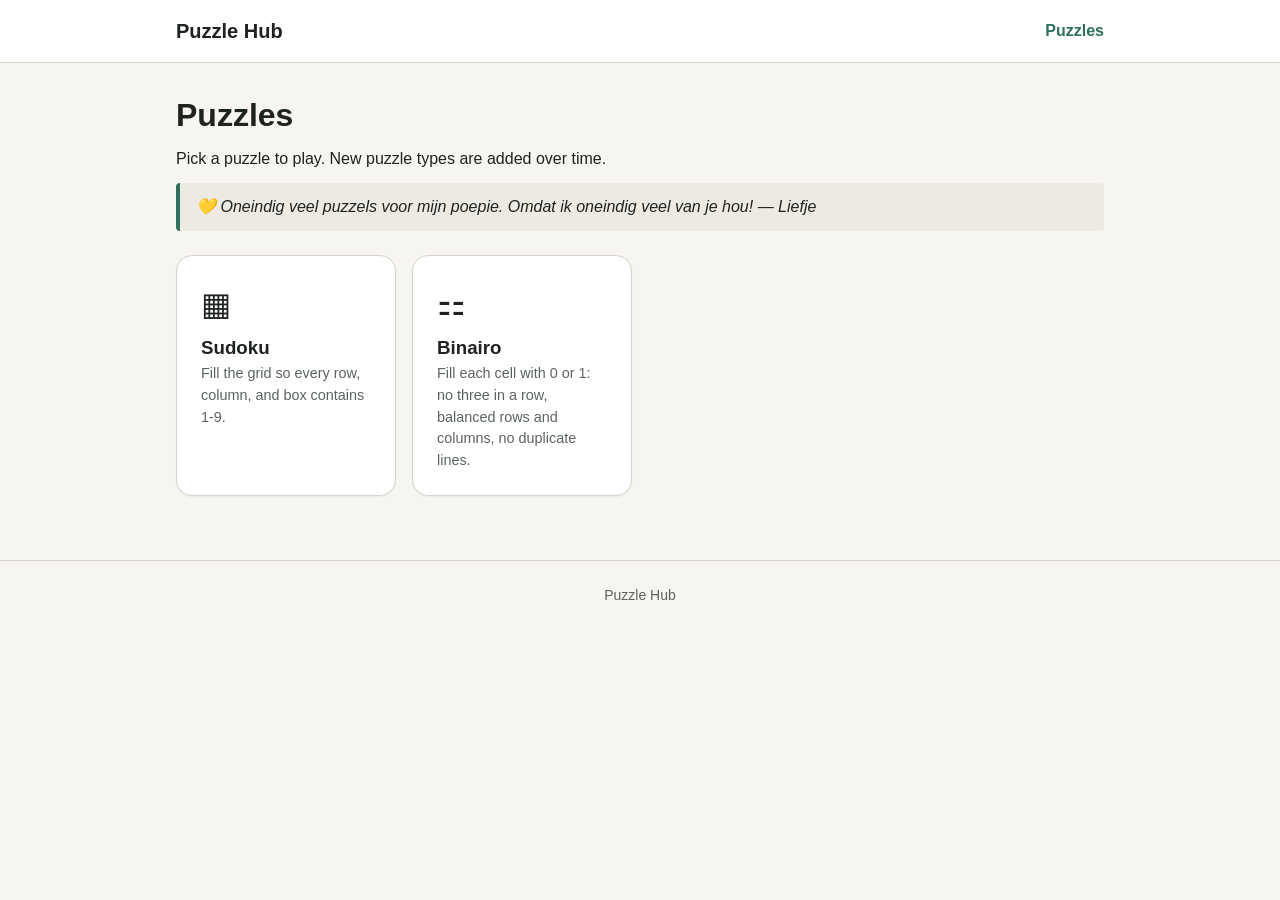
<file: index.html>
<!doctype html>
<html lang="en">
<head>
  <meta charset="utf-8" />
  <meta name="viewport" content="width=device-width, initial-scale=1" />
  <title>Puzzle Hub</title>
  <link rel="icon" type="image/svg+xml" href="favicon.svg" />
  <link rel="stylesheet" href="css/theme.css" />
  <link rel="stylesheet" href="css/base.css" />
  <link rel="stylesheet" href="css/components.css" />
</head>
<body>
  <header class="site-header">
    <div class="container">
      <a class="site-logo" href="index.html">Puzzle Hub</a>
      <nav class="site-nav" aria-label="Main navigation">
        <a href="index.html" aria-current="page">Puzzles</a>
      </nav>
    </div>
  </header>

  <main>
    <div class="container">
      <h1>Puzzles</h1>
      <p>Pick a puzzle to play. New puzzle types are added over time.</p>
      <p class="love-note">💛 Oneindig veel puzzels voor mijn poepie. Omdat ik oneindig veel van je hou! — Liefje</p>
      <div id="puzzle-grid" class="puzzle-grid"></div>
    </div>
  </main>

  <footer class="site-footer">
    <div class="container">Puzzle Hub</div>
  </footer>

  <script type="module" src="js/home.js"></script>
</body>
</html>
</file>
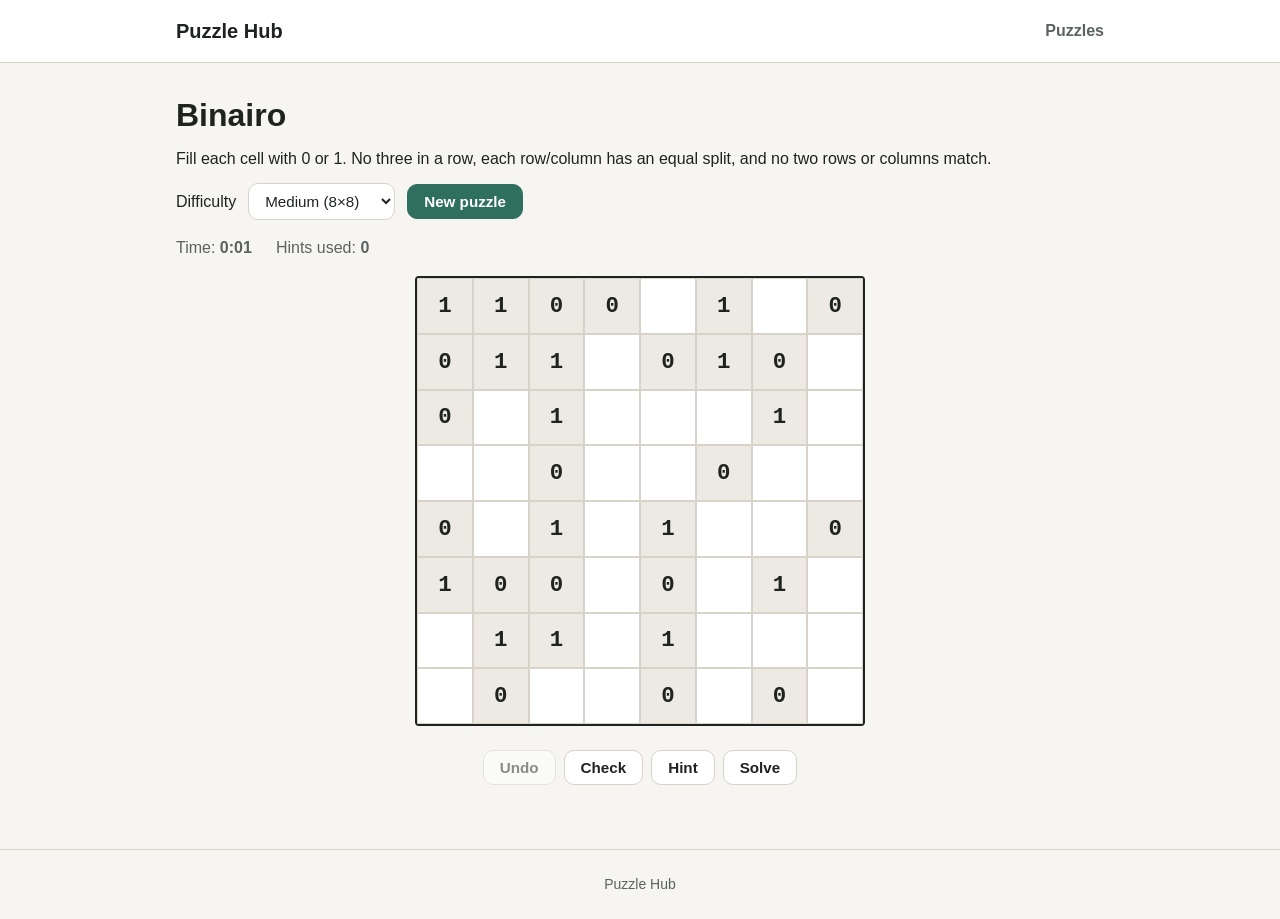
<file: puzzles/binairo/index.html>
<!doctype html>
<html lang="en">
<head>
  <meta charset="utf-8" />
  <meta name="viewport" content="width=device-width, initial-scale=1" />
  <title>Binairo — Puzzle Hub</title>
  <link rel="icon" type="image/svg+xml" href="../../favicon.svg" />
  <link rel="stylesheet" href="../../css/theme.css" />
  <link rel="stylesheet" href="../../css/base.css" />
  <link rel="stylesheet" href="../../css/components.css" />
  <link rel="stylesheet" href="binairo.css" />
</head>
<body>
  <header class="site-header">
    <div class="container">
      <a class="site-logo" href="../../index.html">Puzzle Hub</a>
      <nav class="site-nav" aria-label="Main navigation">
        <a href="../../index.html">Puzzles</a>
      </nav>
    </div>
  </header>

  <main>
    <div class="container binairo-page">
      <h1>Binairo</h1>
      <p>Fill each cell with 0 or 1. No three in a row, each row/column has an equal split, and no two rows or columns match.</p>

      <div class="puzzle-toolbar">
        <label for="difficulty-select">Difficulty</label>
        <select id="difficulty-select">
          <option value="easy">Easy (6×6)</option>
          <option value="medium" selected>Medium (8×8)</option>
          <option value="hard">Hard (10×10)</option>
          <option value="expert">Expert (12×12)</option>
        </select>
        <button id="new-puzzle-btn" class="btn btn-primary">New puzzle</button>
      </div>

      <div class="puzzle-stats">
        <span>Time: <strong id="timer-display">0:00</strong></span>
        <span>Hints used: <strong id="hint-count">0</strong></span>
      </div>

      <div id="binairo-grid" class="binairo-grid" role="group" aria-label="Binairo grid"></div>

      <div class="btn-group puzzle-actions">
        <button id="undo-btn" class="btn">Undo</button>
        <button id="check-btn" class="btn">Check</button>
        <button id="hint-btn" class="btn">Hint</button>
        <button id="solve-btn" class="btn">Solve</button>
      </div>
    </div>
  </main>

  <footer class="site-footer">
    <div class="container">Puzzle Hub</div>
  </footer>

  <div id="win-modal" class="modal-backdrop" hidden>
    <div class="modal" role="dialog" aria-modal="true" aria-labelledby="win-modal-title">
      <h2 id="win-modal-title">Solved!</h2>
      <p>Time: <strong id="win-time"></strong></p>
      <button id="win-modal-close" class="btn btn-primary">Close</button>
    </div>
  </div>

  <script type="module" src="js/main.js"></script>
</body>
</html>
</file>
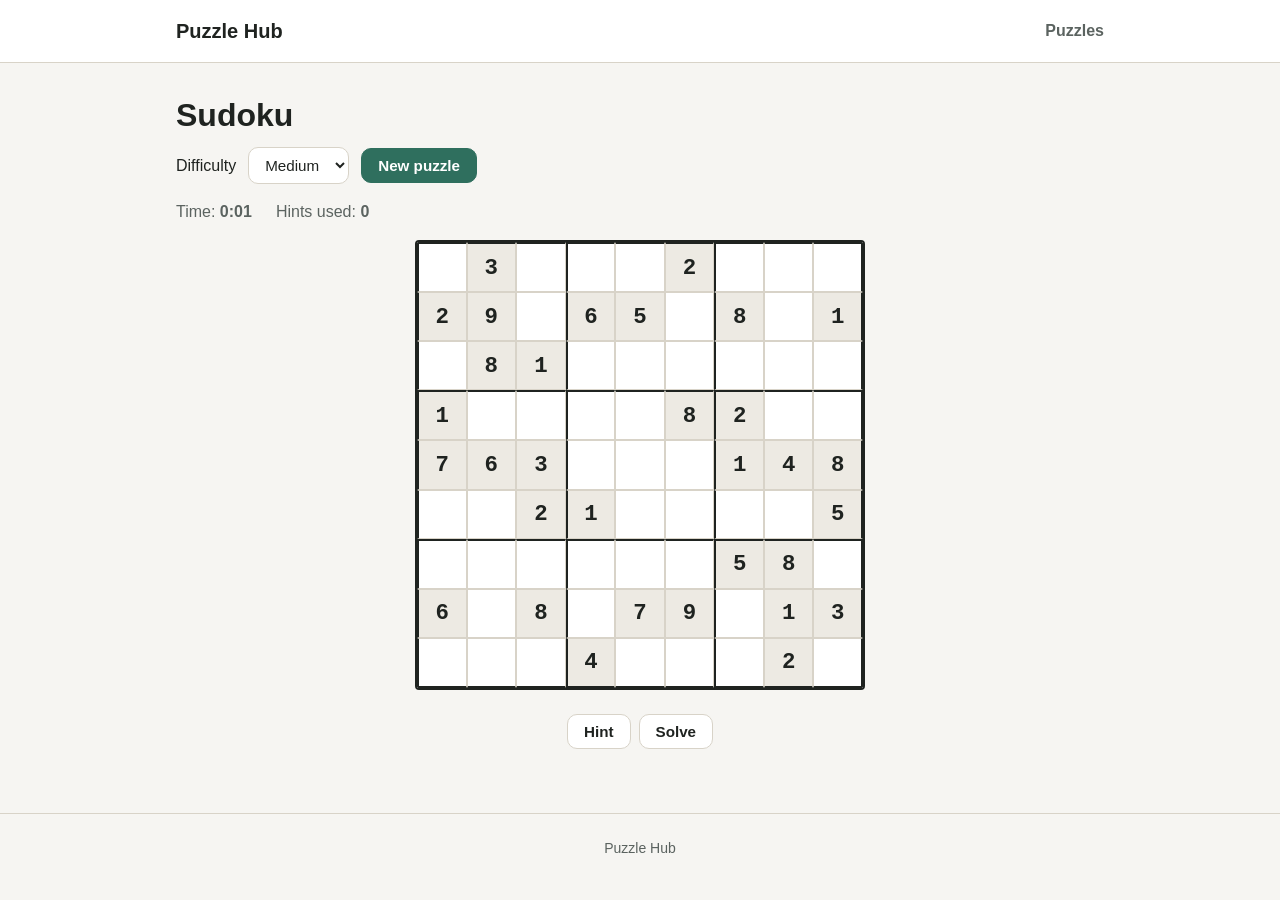
<file: puzzles/sudoku/index.html>
<!doctype html>
<html lang="en">
<head>
  <meta charset="utf-8" />
  <meta name="viewport" content="width=device-width, initial-scale=1" />
  <title>Sudoku — Puzzle Hub</title>
  <link rel="icon" type="image/svg+xml" href="../../favicon.svg" />
  <link rel="stylesheet" href="../../css/theme.css" />
  <link rel="stylesheet" href="../../css/base.css" />
  <link rel="stylesheet" href="../../css/components.css" />
  <link rel="stylesheet" href="sudoku.css" />
</head>
<body>
  <header class="site-header">
    <div class="container">
      <a class="site-logo" href="../../index.html">Puzzle Hub</a>
      <nav class="site-nav" aria-label="Main navigation">
        <a href="../../index.html">Puzzles</a>
      </nav>
    </div>
  </header>

  <main>
    <div class="container sudoku-page">
      <h1>Sudoku</h1>

      <div class="sudoku-toolbar">
        <label for="difficulty-select">Difficulty</label>
        <select id="difficulty-select">
          <option value="easy">Easy</option>
          <option value="medium" selected>Medium</option>
          <option value="hard">Hard</option>
        </select>
        <button id="new-puzzle-btn" class="btn btn-primary">New puzzle</button>
      </div>

      <div class="sudoku-stats">
        <span>Time: <strong id="timer-display">0:00</strong></span>
        <span>Hints used: <strong id="hint-count">0</strong></span>
      </div>

      <div id="sudoku-grid" class="sudoku-grid" role="group" aria-label="Sudoku grid"></div>

      <div class="btn-group sudoku-actions">
        <button id="hint-btn" class="btn">Hint</button>
        <button id="solve-btn" class="btn">Solve</button>
      </div>
    </div>
  </main>

  <footer class="site-footer">
    <div class="container">Puzzle Hub</div>
  </footer>

  <div id="win-modal" class="modal-backdrop" hidden>
    <div class="modal" role="dialog" aria-modal="true" aria-labelledby="win-modal-title">
      <h2 id="win-modal-title">Solved!</h2>
      <p>Time: <strong id="win-time"></strong></p>
      <button id="win-modal-close" class="btn btn-primary">Close</button>
    </div>
  </div>

  <script type="module" src="js/main.js"></script>
</body>
</html>
</file>
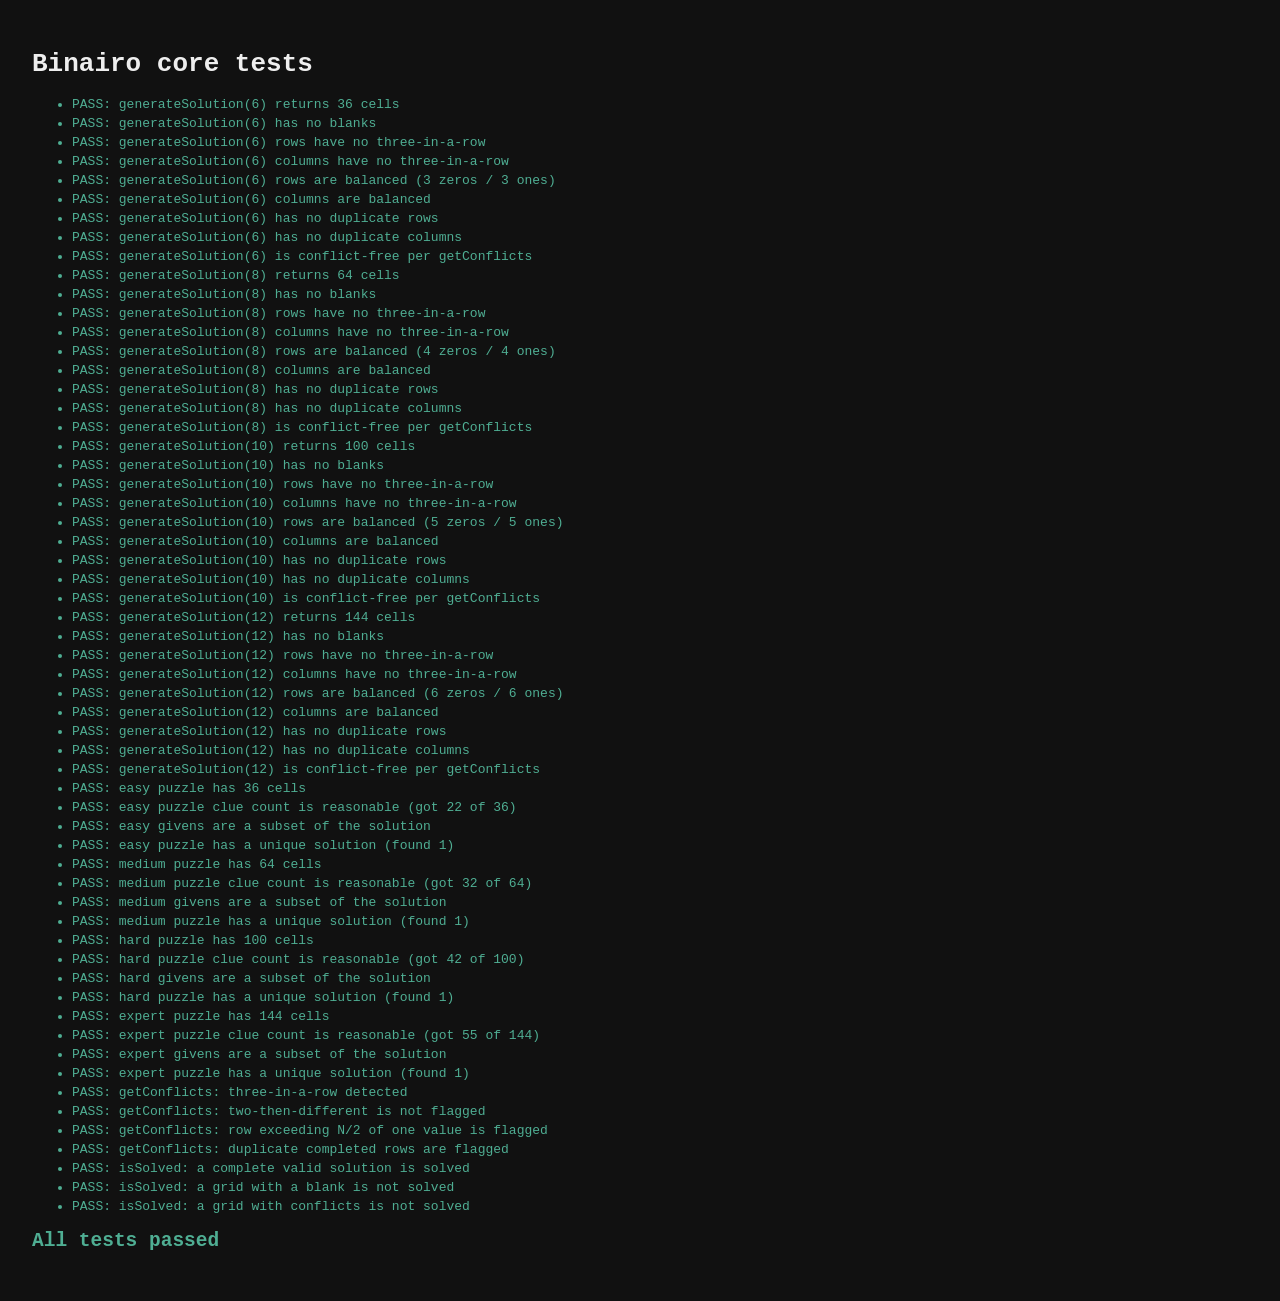
<file: tests/binairo-core.test.html>
<!doctype html>
<html lang="en">
<head>
  <meta charset="utf-8" />
  <title>Binairo core tests</title>
  <style>
    body { font-family: monospace; padding: 1.5rem; background: #111; color: #eee; }
    .pass { color: #4fae93; }
    .fail { color: #e08272; font-weight: bold; }
    li { margin-bottom: 0.25rem; }
  </style>
</head>
<body>
  <h1>Binairo core tests</h1>
  <ul id="results"></ul>

  <script type="module">
    import { generateSolution, countSolutions } from "../puzzles/binairo/js/core.js";
    import { generatePuzzle, SIZE_BY_DIFFICULTY, DIFFICULTIES } from "../puzzles/binairo/js/difficulty.js";
    import { getConflicts, isSolved } from "../puzzles/binairo/js/validation.js";

    const results = document.getElementById("results");
    let failures = 0;

    function assert(condition, message) {
      const li = document.createElement("li");
      li.className = condition ? "pass" : "fail";
      li.textContent = (condition ? "PASS: " : "FAIL: ") + message;
      results.appendChild(li);
      console.assert(condition, message);
      if (!condition) failures += 1;
    }

    function hasNoTriple(values) {
      for (let i = 0; i + 2 < values.length; i++) {
        if (values[i] === values[i + 1] && values[i + 1] === values[i + 2]) return false;
      }
      return true;
    }

    function rowsOf(grid, N) {
      const rows = [];
      for (let r = 0; r < N; r++) rows.push(grid.slice(r * N, r * N + N));
      return rows;
    }

    function colsOf(grid, N) {
      const cols = [];
      for (let c = 0; c < N; c++) cols.push(Array.from({ length: N }, (_, r) => grid[r * N + c]));
      return cols;
    }

    function sameLine(a, b) {
      return a.every((v, i) => v === b[i]);
    }

    // --- generateSolution ---
    for (const N of [6, 8, 10, 12]) {
      const solution = generateSolution(N);
      assert(solution.length === N * N, `generateSolution(${N}) returns ${N * N} cells`);
      assert(solution.every((v) => v === 0 || v === 1), `generateSolution(${N}) has no blanks`);

      const rows = rowsOf(solution, N);
      const cols = colsOf(solution, N);

      assert(rows.every(hasNoTriple), `generateSolution(${N}) rows have no three-in-a-row`);
      assert(cols.every(hasNoTriple), `generateSolution(${N}) columns have no three-in-a-row`);

      const half = N / 2;
      assert(
        rows.every((r) => r.filter((v) => v === 0).length === half),
        `generateSolution(${N}) rows are balanced (${half} zeros / ${half} ones)`
      );
      assert(
        cols.every((c) => c.filter((v) => v === 0).length === half),
        `generateSolution(${N}) columns are balanced`
      );

      let rowsDistinct = true;
      for (let i = 0; i < rows.length; i++) {
        for (let j = i + 1; j < rows.length; j++) {
          if (sameLine(rows[i], rows[j])) rowsDistinct = false;
        }
      }
      assert(rowsDistinct, `generateSolution(${N}) has no duplicate rows`);

      let colsDistinct = true;
      for (let i = 0; i < cols.length; i++) {
        for (let j = i + 1; j < cols.length; j++) {
          if (sameLine(cols[i], cols[j])) colsDistinct = false;
        }
      }
      assert(colsDistinct, `generateSolution(${N}) has no duplicate columns`);

      assert(getConflicts(solution, N).size === 0, `generateSolution(${N}) is conflict-free per getConflicts`);
    }

    // --- generatePuzzle per difficulty ---
    const CLUE_TOLERANCE = 4;
    for (const difficulty of DIFFICULTIES) {
      const N = SIZE_BY_DIFFICULTY[difficulty];
      const { givens, solution } = generatePuzzle(difficulty);
      const clueCount = givens.filter((v) => v === 0 || v === 1).length;

      assert(givens.length === N * N, `${difficulty} puzzle has ${N * N} cells`);
      assert(
        clueCount <= Math.round(N * N * 0.6) + CLUE_TOLERANCE,
        `${difficulty} puzzle clue count is reasonable (got ${clueCount} of ${N * N})`
      );

      const matchesSolution = givens.every((v, i) => (v !== 0 && v !== 1) || v === solution[i]);
      assert(matchesSolution, `${difficulty} givens are a subset of the solution`);

      const solutionCount = countSolutions(givens, N, 2);
      assert(solutionCount === 1, `${difficulty} puzzle has a unique solution (found ${solutionCount})`);
    }

    // --- getConflicts: runs ---
    const N = 6;
    const blankGrid = () => new Array(N * N).fill(-1);

    const runGrid = blankGrid();
    runGrid[0] = 0; runGrid[1] = 0; runGrid[2] = 0; // three zeros in row 0
    const runConflicts = getConflicts(runGrid, N);
    assert(runConflicts.has(0) && runConflicts.has(1) && runConflicts.has(2), "getConflicts: three-in-a-row detected");

    const noRunGrid = blankGrid();
    noRunGrid[0] = 0; noRunGrid[1] = 0; noRunGrid[2] = 1;
    assert(getConflicts(noRunGrid, N).size === 0, "getConflicts: two-then-different is not flagged");

    // --- getConflicts: balance ---
    const balanceGrid = blankGrid();
    // row 0: four zeros (half is 3, so 4 exceeds it) placed non-consecutively to isolate the balance check
    balanceGrid[0] = 0; balanceGrid[1] = 1; balanceGrid[2] = 0; balanceGrid[3] = 1; balanceGrid[4] = 0; balanceGrid[5] = 0;
    const balanceConflicts = getConflicts(balanceGrid, N);
    assert(balanceConflicts.size > 0, "getConflicts: row exceeding N/2 of one value is flagged");

    // --- getConflicts: duplicate rows ---
    const dupGrid = blankGrid();
    const patternA = [0, 1, 0, 1, 0, 1];
    for (let c = 0; c < N; c++) {
      dupGrid[0 * N + c] = patternA[c];
      dupGrid[1 * N + c] = patternA[c];
    }
    const dupConflicts = getConflicts(dupGrid, N);
    assert(
      Array.from({ length: N }, (_, c) => 0 * N + c).every((i) => dupConflicts.has(i)) &&
        Array.from({ length: N }, (_, c) => 1 * N + c).every((i) => dupConflicts.has(i)),
      "getConflicts: duplicate completed rows are flagged"
    );

    // --- isSolved ---
    const solvedGrid = generateSolution(6);
    assert(isSolved(solvedGrid, 6) === true, "isSolved: a complete valid solution is solved");
    const incomplete = solvedGrid.slice();
    incomplete[0] = -1;
    assert(isSolved(incomplete, 6) === false, "isSolved: a grid with a blank is not solved");
    assert(isSolved(runGrid, 6) === false, "isSolved: a grid with conflicts is not solved");

    const summary = document.createElement("h2");
    summary.textContent = failures === 0 ? "All tests passed" : `${failures} test(s) failed`;
    summary.className = failures === 0 ? "pass" : "fail";
    document.body.appendChild(summary);
  </script>
</body>
</html>
</file>
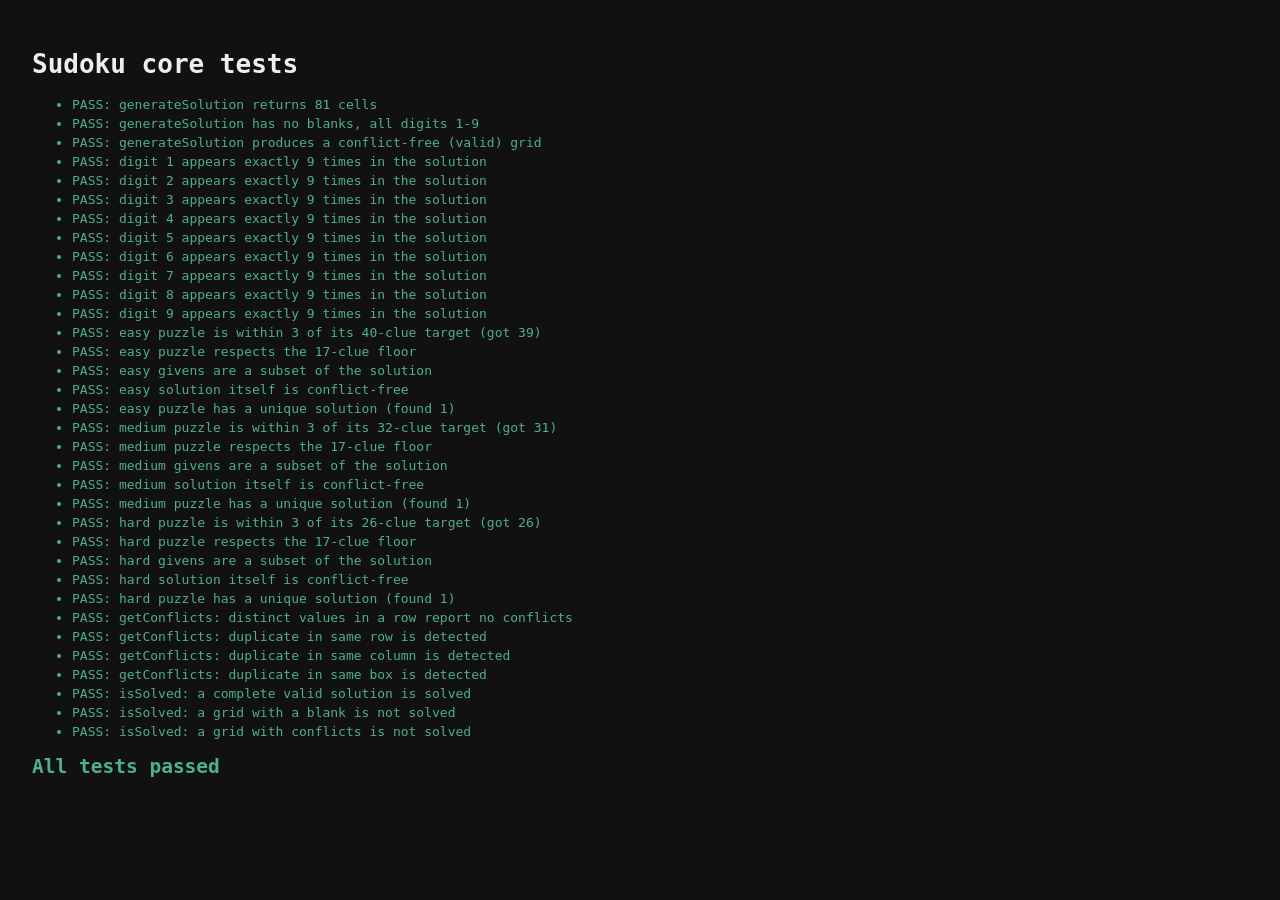
<file: tests/sudoku-core.test.html>
<!doctype html>
<html lang="en">
<head>
  <meta charset="utf-8" />
  <title>Sudoku core tests</title>
  <style>
    body { font-family: monospace; padding: 1.5rem; background: #111; color: #eee; }
    .pass { color: #4fae93; }
    .fail { color: #e08272; font-weight: bold; }
    li { margin-bottom: 0.25rem; }
  </style>
</head>
<body>
  <h1>Sudoku core tests</h1>
  <ul id="results"></ul>

  <script type="module">
    import { generateSolution, countSolutions } from "../puzzles/sudoku/js/core.js";
    import { generatePuzzle, DIFFICULTY_CLUES, DIFFICULTIES } from "../puzzles/sudoku/js/difficulty.js";
    import { getConflicts, isSolved } from "../puzzles/sudoku/js/validation.js";

    const results = document.getElementById("results");
    let failures = 0;

    function assert(condition, message) {
      const li = document.createElement("li");
      li.className = condition ? "pass" : "fail";
      li.textContent = (condition ? "PASS: " : "FAIL: ") + message;
      results.appendChild(li);
      console.assert(condition, message);
      if (!condition) failures += 1;
    }

    function countValue(entries, value) {
      return entries.filter((v) => v === value).length;
    }

    // --- generateSolution ---
    const solution = generateSolution();
    assert(solution.length === 81, "generateSolution returns 81 cells");
    assert(solution.every((v) => v >= 1 && v <= 9), "generateSolution has no blanks, all digits 1-9");
    assert(getConflicts(solution).size === 0, "generateSolution produces a conflict-free (valid) grid");
    for (let d = 1; d <= 9; d++) {
      assert(countValue(solution, d) === 9, `digit ${d} appears exactly 9 times in the solution`);
    }

    // --- generatePuzzle per difficulty ---
    // Clue count is a target, not a guarantee: maintaining a unique solution
    // can force the digger to stop slightly above target (see difficulty.js).
    const CLUE_TOLERANCE = 3;
    for (const difficulty of DIFFICULTIES) {
      const { givens, solution: puzzleSolution } = generatePuzzle(difficulty);
      const clueCount = givens.filter((v) => v !== 0).length;
      assert(
        clueCount <= DIFFICULTY_CLUES[difficulty] + CLUE_TOLERANCE,
        `${difficulty} puzzle is within ${CLUE_TOLERANCE} of its ${DIFFICULTY_CLUES[difficulty]}-clue target (got ${clueCount})`
      );
      assert(clueCount >= 17, `${difficulty} puzzle respects the 17-clue floor`);

      const matchesSolution = givens.every((v, i) => v === 0 || v === puzzleSolution[i]);
      assert(matchesSolution, `${difficulty} givens are a subset of the solution`);

      assert(getConflicts(puzzleSolution).size === 0, `${difficulty} solution itself is conflict-free`);

      const solutionCount = countSolutions(givens, 2);
      assert(solutionCount === 1, `${difficulty} puzzle has a unique solution (found ${solutionCount})`);
    }

    // --- getConflicts ---
    const noConflicts = new Array(81).fill(0);
    noConflicts[0] = 5;
    noConflicts[1] = 3;
    assert(getConflicts(noConflicts).size === 0, "getConflicts: distinct values in a row report no conflicts");

    const rowConflict = new Array(81).fill(0);
    rowConflict[0] = 7;
    rowConflict[3] = 7; // same row (row 0), different value elsewhere
    assert(getConflicts(rowConflict).size === 2, "getConflicts: duplicate in same row is detected");

    const colConflict = new Array(81).fill(0);
    colConflict[0] = 4;
    colConflict[9] = 4; // same column (col 0), row 1
    assert(getConflicts(colConflict).size === 2, "getConflicts: duplicate in same column is detected");

    const boxConflict = new Array(81).fill(0);
    boxConflict[0] = 9;
    boxConflict[10] = 9; // row 1, col 1 -> same 3x3 box as (0,0)
    assert(getConflicts(boxConflict).size === 2, "getConflicts: duplicate in same box is detected");

    // --- isSolved ---
    assert(isSolved(solution) === true, "isSolved: a complete valid solution is solved");
    const incomplete = solution.slice();
    incomplete[0] = 0;
    assert(isSolved(incomplete) === false, "isSolved: a grid with a blank is not solved");
    assert(isSolved(rowConflict) === false, "isSolved: a grid with conflicts is not solved");

    const summary = document.createElement("h2");
    summary.textContent = failures === 0 ? `All tests passed` : `${failures} test(s) failed`;
    summary.className = failures === 0 ? "pass" : "fail";
    document.body.appendChild(summary);
  </script>
</body>
</html>
</file>
<file: css/theme.css>
:root {
  --color-bg: #f6f5f2;
  --color-surface: #ffffff;
  --color-surface-alt: #edeae3;
  --color-text: #1f2320;
  --color-text-muted: #5b6360;
  --color-border: #d8d3c8;
  --color-accent: #2f6f5e;
  --color-accent-hover: #255a4c;
  --color-accent-contrast: #ffffff;
  --color-danger: #b3402f;
  --color-success: #2f6f5e;
  --color-given: #1f2320;
  --color-user-entry: #2f6f5e;
  --color-hint: #a2672c;
  --color-conflict-bg: #f6d9d4;
  --color-conflict-text: #8a2f21;
  --color-selected-bg: #dcecE6;
  --color-peer-bg: #eef2ef;

  --radius-sm: 4px;
  --radius-md: 10px;
  --radius-lg: 16px;

  --space-1: 0.25rem;
  --space-2: 0.5rem;
  --space-3: 0.75rem;
  --space-4: 1rem;
  --space-6: 1.5rem;
  --space-8: 2rem;

  --font-body: -apple-system, BlinkMacSystemFont, "Segoe UI", Roboto, Helvetica, Arial, sans-serif;
  --font-mono: "SF Mono", Consolas, "Liberation Mono", Menlo, monospace;

  --shadow-sm: 0 1px 2px rgba(0, 0, 0, 0.06);
  --shadow-md: 0 4px 16px rgba(0, 0, 0, 0.08);
}

@media (prefers-color-scheme: dark) {
  :root {
    --color-bg: #16191a;
    --color-surface: #1f2426;
    --color-surface-alt: #262c2e;
    --color-text: #e9ecea;
    --color-text-muted: #9aa3a0;
    --color-border: #333a3c;
    --color-accent: #4fae93;
    --color-accent-hover: #6ec3aa;
    --color-accent-contrast: #0b1211;
    --color-danger: #e08272;
    --color-success: #4fae93;
    --color-given: #e9ecea;
    --color-user-entry: #4fae93;
    --color-hint: #d9a45c;
    --color-conflict-bg: #4a2a26;
    --color-conflict-text: #f0b3a6;
    --color-selected-bg: #24413a;
    --color-peer-bg: #1d2726;

    --shadow-sm: 0 1px 2px rgba(0, 0, 0, 0.3);
    --shadow-md: 0 4px 16px rgba(0, 0, 0, 0.4);
  }
}
</file>
<file: css/base.css>
*,
*::before,
*::after {
  box-sizing: border-box;
}

html,
body {
  margin: 0;
  padding: 0;
}

body {
  background: var(--color-bg);
  color: var(--color-text);
  font-family: var(--font-body);
  line-height: 1.5;
  min-height: 100vh;
}

h1,
h2,
h3 {
  line-height: 1.25;
  margin: 0 0 var(--space-3);
}

p {
  margin: 0 0 var(--space-3);
}

a {
  color: var(--color-accent);
}

a:hover {
  color: var(--color-accent-hover);
}

button {
  font-family: inherit;
}

.container {
  max-width: 960px;
  margin: 0 auto;
  padding: 0 var(--space-4);
}

.visually-hidden {
  position: absolute;
  width: 1px;
  height: 1px;
  padding: 0;
  margin: -1px;
  overflow: hidden;
  clip: rect(0, 0, 0, 0);
  white-space: nowrap;
  border: 0;
}

:focus-visible {
  outline: 3px solid var(--color-accent);
  outline-offset: 2px;
}
</file>
<file: css/components.css>
/* Site header / nav */
.site-header {
  border-bottom: 1px solid var(--color-border);
  background: var(--color-surface);
}

.site-header .container {
  display: flex;
  align-items: center;
  justify-content: space-between;
  padding-top: var(--space-4);
  padding-bottom: var(--space-4);
}

.site-logo {
  font-size: 1.25rem;
  font-weight: 700;
  text-decoration: none;
  color: var(--color-text);
}

.site-logo:hover {
  color: var(--color-text);
}

.site-nav {
  display: flex;
  gap: var(--space-4);
}

.site-nav a {
  text-decoration: none;
  color: var(--color-text-muted);
  font-weight: 600;
}

.site-nav a:hover,
.site-nav a[aria-current="page"] {
  color: var(--color-accent);
}

/* Footer */
.site-footer {
  border-top: 1px solid var(--color-border);
  margin-top: var(--space-8);
  padding: var(--space-6) 0;
  color: var(--color-text-muted);
  font-size: 0.875rem;
  text-align: center;
}

/* Main content spacing */
main {
  padding: var(--space-8) 0;
}

/* Home page note */
.love-note {
  background: var(--color-surface-alt);
  border-left: 4px solid var(--color-accent);
  border-radius: var(--radius-sm);
  padding: var(--space-3) var(--space-4);
  margin-bottom: var(--space-6);
  color: var(--color-text);
  font-style: italic;
}

/* Puzzle card grid (hub page) */
.puzzle-grid {
  display: grid;
  grid-template-columns: repeat(auto-fill, minmax(220px, 1fr));
  gap: var(--space-4);
}

.puzzle-card {
  display: block;
  background: var(--color-surface);
  border: 1px solid var(--color-border);
  border-radius: var(--radius-lg);
  padding: var(--space-6);
  text-decoration: none;
  color: var(--color-text);
  box-shadow: var(--shadow-sm);
  transition: transform 0.15s ease, box-shadow 0.15s ease;
}

.puzzle-card:hover {
  transform: translateY(-2px);
  box-shadow: var(--shadow-md);
  color: var(--color-text);
}

.puzzle-card .puzzle-card-icon {
  font-size: 2rem;
  display: block;
  margin-bottom: var(--space-2);
}

.puzzle-card h3 {
  margin-bottom: var(--space-1);
}

.puzzle-card p {
  margin: 0;
  color: var(--color-text-muted);
  font-size: 0.9rem;
}

.puzzle-card.puzzle-card-disabled {
  opacity: 0.55;
  pointer-events: none;
}

/* Puzzle play-page toolbar/stats/actions (shared across puzzle types) */
.puzzle-toolbar {
  display: flex;
  flex-wrap: wrap;
  align-items: center;
  gap: var(--space-3);
  margin-bottom: var(--space-4);
}

.puzzle-toolbar select {
  font-family: inherit;
  font-size: 0.95rem;
  padding: var(--space-2) var(--space-3);
  border-radius: var(--radius-md);
  border: 1px solid var(--color-border);
  background: var(--color-surface);
  color: var(--color-text);
}

.puzzle-stats {
  display: flex;
  gap: var(--space-6);
  margin-bottom: var(--space-4);
  color: var(--color-text-muted);
  font-variant-numeric: tabular-nums;
}

.puzzle-actions {
  justify-content: center;
  margin-top: var(--space-6);
}

/* Buttons */
.btn {
  display: inline-flex;
  align-items: center;
  gap: var(--space-2);
  border: 1px solid var(--color-border);
  background: var(--color-surface);
  color: var(--color-text);
  border-radius: var(--radius-md);
  padding: var(--space-2) var(--space-4);
  font-size: 0.95rem;
  font-weight: 600;
  cursor: pointer;
}

.btn:hover {
  border-color: var(--color-accent);
  color: var(--color-accent);
}

.btn-primary {
  background: var(--color-accent);
  border-color: var(--color-accent);
  color: var(--color-accent-contrast);
}

.btn-primary:hover {
  background: var(--color-accent-hover);
  border-color: var(--color-accent-hover);
  color: var(--color-accent-contrast);
}

.btn:disabled {
  opacity: 0.5;
  cursor: not-allowed;
}

.btn-group {
  display: flex;
  flex-wrap: wrap;
  gap: var(--space-2);
}

/* Modal */
.modal-backdrop {
  position: fixed;
  inset: 0;
  background: rgba(0, 0, 0, 0.45);
  display: flex;
  align-items: center;
  justify-content: center;
  padding: var(--space-4);
  z-index: 100;
}

.modal-backdrop[hidden] {
  display: none;
}

.modal {
  background: var(--color-surface);
  border-radius: var(--radius-lg);
  padding: var(--space-6);
  max-width: 360px;
  width: 100%;
  box-shadow: var(--shadow-md);
  text-align: center;
}

.modal h2 {
  margin-top: 0;
}
</file>
<file: puzzles/binairo/binairo.css>
.binairo-grid {
  display: grid;
  grid-template-columns: repeat(var(--binairo-size), 1fr);
  width: min(94vw, 450px);
  aspect-ratio: 1;
  margin: 0 auto;
  border: 2px solid var(--color-text);
  border-radius: var(--radius-sm);
  overflow: hidden;
  background: var(--color-surface);
}

.binairo-cell {
  appearance: none;
  -webkit-appearance: none;
  width: 100%;
  height: 100%;
  border: 1px solid var(--color-border);
  background: var(--color-surface);
  color: var(--color-user-entry);
  font-family: var(--font-mono);
  font-size: clamp(1rem, 4vw, 1.4rem);
  font-weight: 700;
  padding: 0;
  cursor: pointer;
}

.binairo-cell.given {
  color: var(--color-given);
  background: var(--color-surface-alt);
  cursor: default;
}

.binairo-cell.hint {
  color: var(--color-hint);
}

.binairo-cell.peer {
  background: var(--color-peer-bg);
}

.binairo-cell.selected {
  background: var(--color-selected-bg);
}

.binairo-cell.conflict {
  background: var(--color-conflict-bg);
  color: var(--color-conflict-text);
}

.binairo-cell:focus-visible {
  outline: 2px solid var(--color-accent);
  outline-offset: -2px;
  z-index: 1;
  position: relative;
}
</file>
<file: puzzles/sudoku/sudoku.css>
.sudoku-toolbar {
  display: flex;
  flex-wrap: wrap;
  align-items: center;
  gap: var(--space-3);
  margin-bottom: var(--space-4);
}

.sudoku-toolbar select {
  font-family: inherit;
  font-size: 0.95rem;
  padding: var(--space-2) var(--space-3);
  border-radius: var(--radius-md);
  border: 1px solid var(--color-border);
  background: var(--color-surface);
  color: var(--color-text);
}

.sudoku-stats {
  display: flex;
  gap: var(--space-6);
  margin-bottom: var(--space-4);
  color: var(--color-text-muted);
  font-variant-numeric: tabular-nums;
}

.sudoku-grid {
  display: grid;
  grid-template-columns: repeat(9, 1fr);
  width: min(94vw, 450px);
  aspect-ratio: 1;
  margin: 0 auto;
  border: 2px solid var(--color-text);
  border-radius: var(--radius-sm);
  overflow: hidden;
  background: var(--color-surface);
}

.sudoku-cell {
  width: 100%;
  height: 100%;
  border: 1px solid var(--color-border);
  background: var(--color-surface);
  color: var(--color-user-entry);
  font-family: var(--font-mono);
  font-size: clamp(1rem, 4vw, 1.4rem);
  text-align: center;
  padding: 0;
  -moz-appearance: textfield;
}

.sudoku-cell.box-edge-left {
  border-left: 2px solid var(--color-text);
}
.sudoku-cell.box-edge-top {
  border-top: 2px solid var(--color-text);
}
.sudoku-cell.box-edge-right {
  border-right: 2px solid var(--color-text);
}
.sudoku-cell.box-edge-bottom {
  border-bottom: 2px solid var(--color-text);
}

.sudoku-cell.given {
  color: var(--color-given);
  font-weight: 700;
  background: var(--color-surface-alt);
}

.sudoku-cell.hint {
  color: var(--color-hint);
}

.sudoku-cell.peer {
  background: var(--color-peer-bg);
}

.sudoku-cell.selected {
  background: var(--color-selected-bg);
}

.sudoku-cell.same-value {
  box-shadow: inset 0 0 0 2px var(--color-accent);
}

.sudoku-cell.conflict {
  background: var(--color-conflict-bg);
  color: var(--color-conflict-text);
}

.sudoku-cell:focus-visible {
  outline: 2px solid var(--color-accent);
  outline-offset: -2px;
  z-index: 1;
  position: relative;
}

.sudoku-actions {
  justify-content: center;
  margin-top: var(--space-6);
}
</file>
